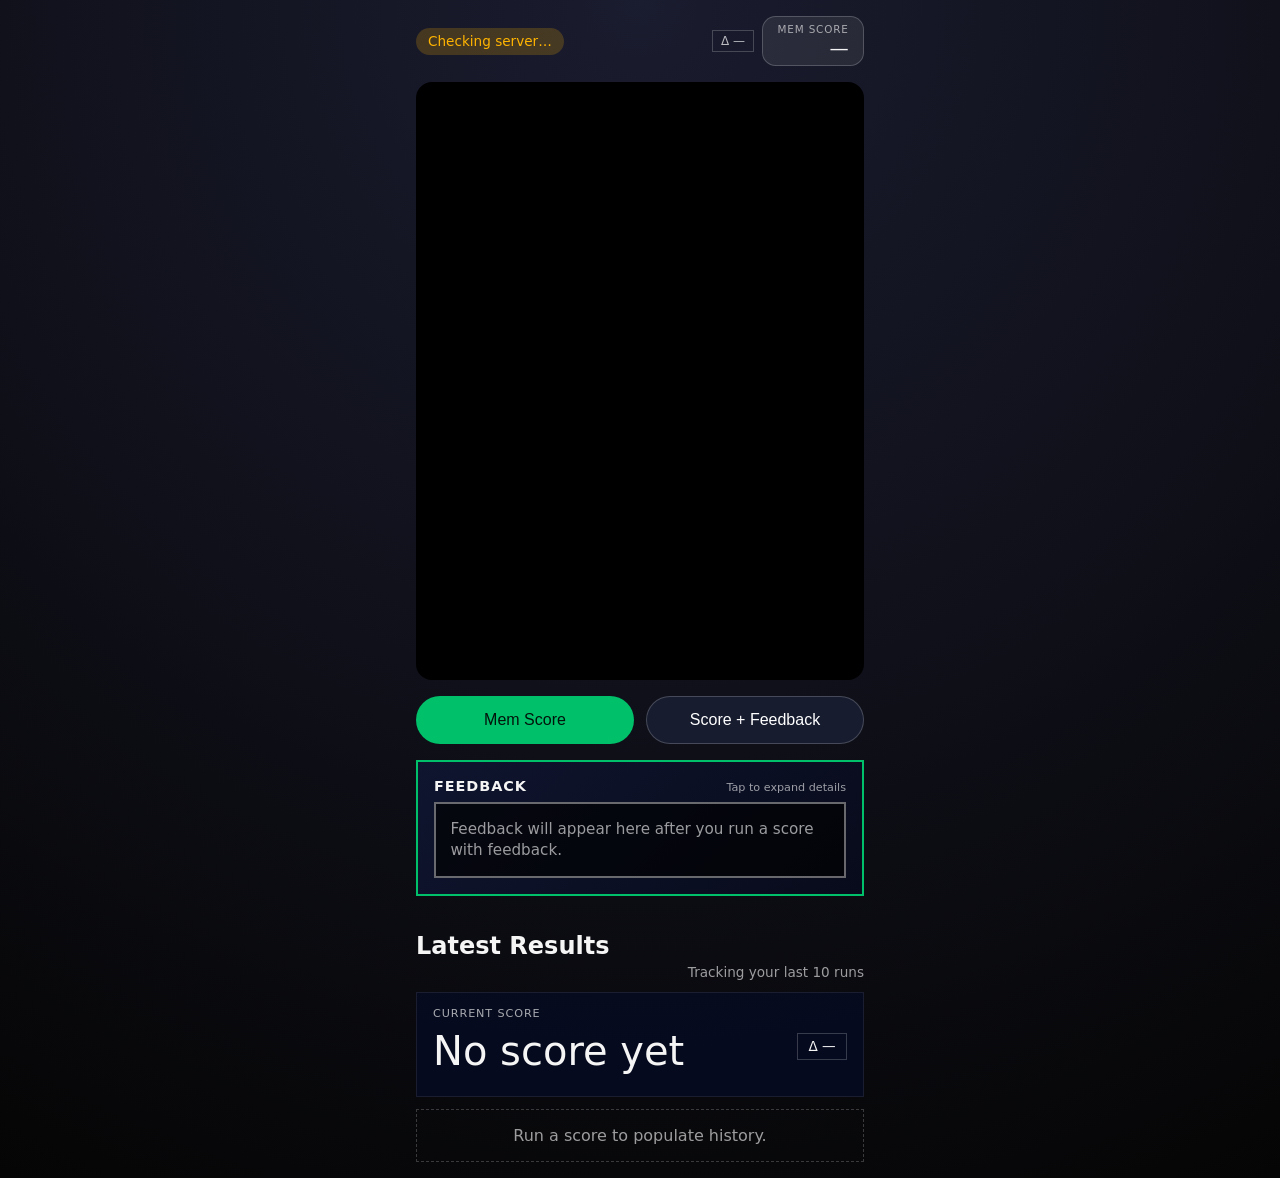
<file: web/camera/index.html>
<!doctype html>
<html lang="en">
  <head>
    <meta charset="utf-8" />
    <meta name="viewport" content="width=device-width, initial-scale=1" />
    <title>MemCoach Camera</title>
    <link rel="stylesheet" href="styles.css" />
  </head>
  <body>
    <main class="app">
      <header class="status-bar">
        <div id="health-chip" class="chip chip--pending">Checking server…</div>
        <div class="score-cluster">
          <span id="badge-delta" class="delta-pill delta-pill--compact delta-pill--neutral">Δ —</span>
          <div id="score-badge" class="score-badge" aria-live="polite" aria-label="Memorability score">
            <span class="score-badge__label">Mem score</span>
            <span id="score-badge-value" class="score-badge__value">—</span>
          </div>
        </div>
      </header>

      <section class="camera-panel">
        <video id="camera-feed" autoplay playsinline muted></video>
        <canvas id="capture-canvas" width="0" height="0"></canvas>
        <div id="loading-overlay" class="overlay hidden">
          <div class="loading-orb-stack">
            <span class="loading-orb-slot" id="loadingOrbA"></span>
            <span class="loading-orb-slot" id="loadingOrbB"></span>
          </div>
          <span class="loading-orb-label" id="loadingOrbLabel"></span>
        </div>
      </section>

      <section class="controls">
        <button id="score-btn" class="primary" type="button">Mem Score</button>
        <button id="score-feedback-btn" class="secondary" type="button">Score + Feedback</button>
      </section>

      <section class="feedback-panel" aria-live="polite">
        <div class="feedback-panel__header">
          <h3>Feedback</h3>
          <span class="feedback-panel__hint">Tap to expand details</span>
        </div>
        <div
          id="feedback-chip"
          class="feedback-card placeholder"
          role="button"
          tabindex="0"
          aria-label="Latest feedback"
        >
          Feedback will appear here after you run a score with feedback.
        </div>
      </section>

      <section class="results" aria-live="polite">
        <div class="results-header">
          <h2>Latest Results</h2>
          <span class="meta">Tracking your last 10 runs</span>
        </div>
        <div class="results-current">
          <div class="results-current__main">
            <p class="results-current__label">Current score</p>
            <p id="score-value" class="score">No score yet</p>
          </div>
          <div class="results-current__meta">
            <span id="latency-label" class="meta"></span>
            <span id="results-delta" class="delta-pill">Δ —</span>
          </div>
        </div>
        <ol id="results-list" class="results-list" aria-label="Latest score history">
          <li class="results-empty">Run a score to populate history.</li>
        </ol>
        <div id="toast" class="toast hidden"></div>
      </section>
    </main>

    <dialog id="feedback-dialog">
      <h3>Feedback</h3>
      <p id="dialog-text"></p>
      <button id="dialog-close" type="button">Close</button>
    </dialog>

    <script src="app.js" type="module"></script>
  </body>
</html>
</file>
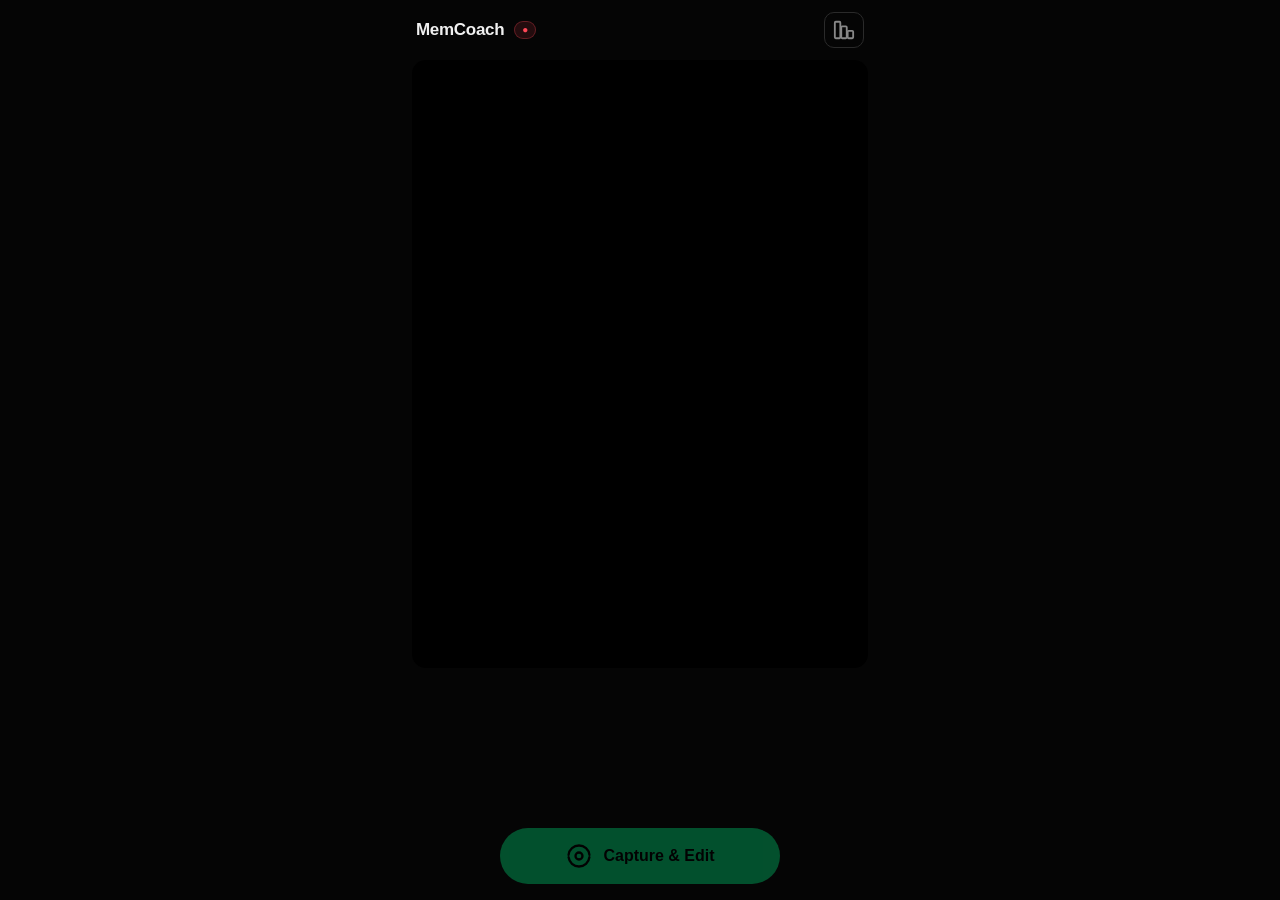
<file: web/studio/index.html>
<!DOCTYPE html>
<html lang="en">
  <head>
    <meta charset="UTF-8" />
    <meta name="viewport" content="width=device-width, initial-scale=1.0, user-scalable=no" />
    <meta name="mobile-web-app-capable" content="yes" />
    <meta name="apple-mobile-web-app-capable" content="yes" />
    <meta name="apple-mobile-web-app-status-bar-style" content="black-translucent" />
    <title>MemCoach Studio</title>
    <link rel="stylesheet" href="styles.css" />
  </head>
  <body class="state-idle">

    <!-- ── Header ── -->
    <header class="app-header">
      <div class="header-left">
        <span class="app-title">MemCoach</span>
        <span id="healthChip" class="health-chip offline">●</span>
        <span id="connectedCount" class="connected-count" hidden></span>
      </div>
      <button id="leaderboardBtn" class="icon-btn" aria-label="Leaderboard" title="Leaderboard">
        <svg width="22" height="22" viewBox="0 0 24 24" fill="none" stroke="currentColor" stroke-width="2" stroke-linecap="round" stroke-linejoin="round">
          <rect x="2" y="3" width="6" height="18" rx="1"/><rect x="9" y="8" width="6" height="13" rx="1"/><rect x="16" y="13" width="6" height="8" rx="1"/>
        </svg>
        <span id="editCountBadge" class="count-badge" hidden>0</span>
      </button>
    </header>

    <!-- ── Camera view (idle state) ── -->
    <section class="camera-section">
      <div class="camera-frame">
        <video id="videoEl" autoplay playsinline muted></video>
        <canvas id="canvasEl" hidden></canvas>
      </div>
    </section>

    <!-- ── Processing view ── -->
    <section class="processing-section">
      <div class="frozen-preview">
        <img id="frozenPreview" alt="Captured frame" />
        <div class="frozen-orb-wrap">
          <div class="frozen-orb-stack">
            <span class="frozen-orb-slot" id="frozenOrbA"></span>
            <span class="frozen-orb-slot" id="frozenOrbB"></span>
          </div>
          <span class="frozen-orb-label" id="frozenOrbLabel"></span>
        </div>
      </div>
    </section>

    <!-- ── Result view ── -->
    <section class="result-section">
      <div class="compare-wrapper" id="compareWrapper">
        <div class="compare-container" id="compareContainer">
          <!-- Before image -->
          <div class="compare-side before-side">
            <img id="imgBefore" alt="Before" />
            <span class="img-label before-label">BEFORE</span>
            <div class="score-badge before-badge" id="scoreBefore">—</div>
          </div>
          <!-- After image (clipped) -->
          <div class="compare-side after-side" id="afterSide">
            <img id="imgAfter" alt="After" />
            <span class="img-label after-label">AFTER</span>
            <div class="score-badge after-badge" id="scoreAfter">—</div>
          </div>
          <!-- Divider handle -->
          <div class="compare-divider" id="compareDivider">
            <div class="divider-line"></div>
            <div class="divider-handle">
              <svg width="18" height="18" viewBox="0 0 24 24" fill="none" stroke="currentColor" stroke-width="2.5">
                <polyline points="15 18 9 12 15 6"/>
                <polyline points="9 6 15 12 9 18" transform="translate(6,0)"/>
              </svg>
            </div>
          </div>
        </div>
      </div>

      <!-- Score improvement badge -->
      <div class="improvement-row" id="improvementRow">
        <span class="improvement-chip" id="improvementChip"></span>
        <span class="latency-label" id="latencyLabel"></span>
      </div>

      <!-- Feedback card -->
      <div class="feedback-card" id="feedbackCard">
        <span class="feedback-tag">MemCoach says</span>
        <p class="feedback-text" id="feedbackText"></p>
        <span class="model-chip">steered InternVL3.5-8B → FLUX.2-klein</span>
      </div>

      <div class="result-actions">
        <button id="retryBtn" class="btn-primary">Try another shot</button>
      </div>
    </section>

    <!-- ── Controls (idle) ── -->
    <div class="controls-bar">
      <button id="captureBtn" class="btn-capture" disabled>
        <svg width="28" height="28" viewBox="0 0 24 24" fill="none" stroke="currentColor" stroke-width="2" stroke-linecap="round" stroke-linejoin="round">
          <circle cx="12" cy="12" r="3"/><path d="M20.94 11A8.994 8.994 0 0 0 3.06 11"/>
          <path d="M3.06 13A8.994 8.994 0 0 0 20.94 13"/>
        </svg>
        Capture &amp; Edit
      </button>
    </div>

    <!-- ── Toast ── -->
    <div id="toast" class="toast" role="alert" aria-live="assertive"></div>

    <!-- ── Leaderboard modal ── -->
    <div class="modal-backdrop" id="leaderboardBackdrop" hidden>
      <div class="leaderboard-modal">
        <div class="modal-header">
          <h2 class="modal-title">Top Improvements</h2>
          <button id="closeLeaderboard" class="icon-btn" aria-label="Close">
            <svg width="20" height="20" viewBox="0 0 24 24" fill="none" stroke="currentColor" stroke-width="2.5"><line x1="18" y1="6" x2="6" y2="18"/><line x1="6" y1="6" x2="18" y2="18"/></svg>
          </button>
        </div>
        <p class="leaderboard-subtitle" id="leaderboardSubtitle">Loading…</p>
        <ol class="leaderboard-list" id="leaderboardList"></ol>
      </div>
    </div>

    <script type="module" src="app.js"></script>
  </body>
</html>
</file>
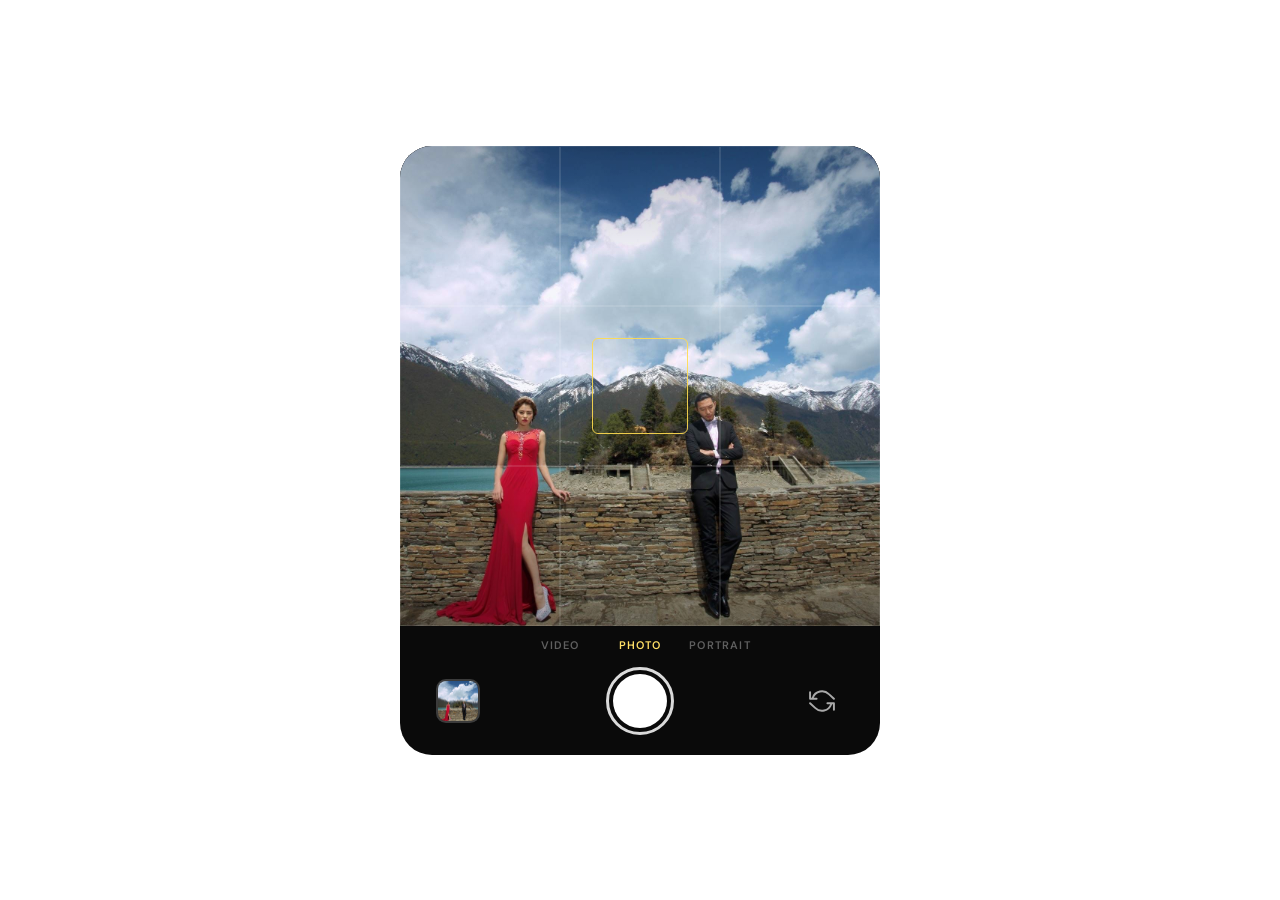
<file: docs/static/images/teaser/teaser_animation.html>
<!DOCTYPE html>
<html lang="en">
<head>
<meta charset="UTF-8">
<meta name="viewport" content="width=device-width, initial-scale=1.0">
<title>MemCoach Live Demo</title>
<style>
  @import url('https://fonts.googleapis.com/css2?family=DM+Sans:wght@300;400;500;600;700&display=swap');

  * { box-sizing: border-box; margin: 0; padding: 0; }

  body {
    background: transparent;
    display: flex;
    align-items: center;
    justify-content: center;
    min-height: 100vh;
    min-height: 100svh;
    font-family: 'DM Sans', sans-serif;
  }

  /* ── CAMERA SHELL ── */
  .camera-shell {
    /* On narrow/short viewports shrink to fit; never exceed the screen */
    width: min(480px, 100vw);
    max-height: 100vh;
    max-height: 100svh;
    background: #0a0a0a;
    border-radius: 32px;
    overflow: hidden;
    display: flex;
    flex-direction: column;
  }

  /* ── VIEWFINDER (1:1) ── */
  .viewfinder-wrap {
    position: relative;
    width: 100%;
    /*
      Use aspect-ratio as a hint but let flex shrink the viewfinder
      when the total shell height would exceed the viewport.
      min-height: 0 is required so flex children can shrink below their
      intrinsic size (the square set by aspect-ratio).
    */
    aspect-ratio: 1 / 1;
    min-height: 0;
    background: #000;
    flex: 1 1 auto;
    overflow: hidden;
  }

  .media-layer {
    position: absolute;
    inset: 0;
    width: 100%;
    height: 100%;
    object-fit: cover;
  }

  #img-before { z-index: 1; opacity: 1; transition: opacity 0.5s; }
  #img-after  { z-index: 1; opacity: 0; transition: opacity 0.5s; }
  #vid-transition { z-index: 2; opacity: 0; transition: opacity 0.4s; }

  /* Gradient scrim */
  .overlay-gradient {
    position: absolute;
    inset: 0;
    z-index: 3;
    background: linear-gradient(
      to bottom,
      rgba(0,0,0,0.22) 0%,
      rgba(0,0,0,0)    25%,
      rgba(0,0,0,0)    60%,
      rgba(0,0,0,0.35) 100%
    );
    pointer-events: none;
  }

  /* ── VIEWFINDER CHROME ── */
  .vf-chrome {
    position: absolute;
    inset: 0;
    z-index: 4;
    pointer-events: none;
  }

  /* Rule-of-thirds grid */
  .vf-grid {
    position: absolute;
    inset: 0;
    display: grid;
    grid-template-columns: 1fr 1fr 1fr;
    grid-template-rows: 1fr 1fr 1fr;
    opacity: 0;
    transition: opacity 1.2s ease;
  }
  .vf-grid.visible { opacity: 1; }
  .vf-grid-cell { border: 0.5px solid rgba(255,255,255,0.11); }

  /* Focus square */
  .vf-focus {
    position: absolute;
    top: 50%; left: 50%;
    width: 96px; height: 96px;
    transform: translate(-50%, -50%) scale(1.4);
    border: 1.5px solid rgba(255,220,80,0);
    border-radius: 6px;
    transition: transform 0.5s ease, border-color 0.3s ease, opacity 0.4s ease;
    opacity: 0;
  }
  .vf-focus.locking {
    transform: translate(-50%, -50%) scale(1.0);
    border-color: rgba(255,220,80,0.9);
    opacity: 1;
  }
  .vf-focus.locked {
    border-color: rgba(255,220,80,0.35);
    opacity: 0.6;
  }

  /* ── SHUTTER FLASH ── */
  .vf-shutter-flash {
    position: absolute;
    inset: 0;
    z-index: 25;
    background: white;
    opacity: 0;
    pointer-events: none;
  }
  .vf-shutter-flash.flash {
    animation: shutter-flash 0.35s ease-out forwards;
  }
  @keyframes shutter-flash {
    0%   { opacity: 0.85; }
    100% { opacity: 0; }
  }

  /* ── SCORE CHIP ── */
  .chip-score {
    position: absolute;
    top: 16px;
    left: 50%;
    transform: translateX(-50%) translateY(-80px);
    z-index: 10;
    display: flex;
    align-items: center;
    padding: 9px 36px;
    border-radius: 50px;
    font-weight: 700;
    color: white;
    white-space: nowrap;
    backdrop-filter: blur(12px);
    transition: transform 0.6s cubic-bezier(0.34, 1.56, 0.64, 1);
    box-shadow: 0 4px 20px rgba(0,0,0,0.3);
  }
  .chip-score.visible { transform: translateX(-50%) translateY(0); }
  .chip-score.bad  { background: linear-gradient(135deg, #e74c3c, #c0392b); }
  .chip-score.good { background: linear-gradient(135deg, #2d86ff, #1a5cbf); }

  .chip-score .score-label {
    font-size: 10px;
    font-weight: 500;
    opacity: 0.85;
    letter-spacing: 0.5px;
    text-transform: uppercase;
  }
  .chip-score .score-value { font-size: 21px; font-weight: 700; line-height: 1; }
  .chip-score .score-emoji { font-size: 17px; }

  /* ── FEEDBACK CHIP ── */
  .chip-feedback {
    position: absolute;
    bottom: 16px;
    left: 12px;
    right: 12px;
    z-index: 10;
    background: white;
    border-radius: 16px;
    padding: 13px 15px;
    display: flex;
    align-items: center;
    gap: 12px;
    box-shadow: 0 8px 32px rgba(0,0,0,0.24);
    transform: translateY(110px);
    transition: transform 0.6s cubic-bezier(0.34, 1.56, 0.64, 1);
  }
  .chip-feedback.visible { transform: translateY(0); }

  .chip-feedback .logo-wrap {
    width: 40px; height: 40px;
    flex-shrink: 0;
    border-radius: 10px;
    background: #f5f5f5;
    display: flex; align-items: center; justify-content: center;
  }
  .chip-feedback .logo-wrap img { width: 34px; height: 34px; object-fit: contain; }

  .chip-feedback .feedback-text {
    flex: 1;
    font-size: 13px;
    font-weight: 600;
    color: #1a1a2e;
    line-height: 1.35;
  }
  .chip-feedback .feedback-text span {
    display: block;
    font-size: 10px;
    font-weight: 500;
    color: #999;
    margin-bottom: 2px;
    text-transform: uppercase;
    letter-spacing: 0.5px;
  }

  /* ── CONFETTI ── */
  .confetti-container {
    position: absolute;
    inset: 0;
    z-index: 20;
    pointer-events: none;
    overflow: hidden;
    opacity: 0;
    transition: opacity 0.3s;
  }
  .confetti-container.active { opacity: 1; }
  .confetti-piece {
    position: absolute;
    top: -10px;
    animation: confetti-fall linear forwards;
  }
  @keyframes confetti-fall {
    0%   { transform: translateY(0) rotate(0deg); opacity: 1; }
    80%  { opacity: 1; }
    100% { transform: translateY(520px) rotate(720deg); opacity: 0; }
  }

  /* ── MODE SELECTOR ── */
  .cam-mode-bar {
    display: flex;
    align-items: center;
    justify-content: center;
    padding: 14px 0 10px;
    flex-shrink: 0;
    /* Clamp vertical padding so bar stays compact on short viewports */
    padding-top: clamp(6px, 2.5vw, 14px);
    padding-bottom: clamp(4px, 1.8vw, 10px);
  }
  .cam-mode {
    font-size: 11px;
    font-weight: 600;
    letter-spacing: 1.2px;
    text-transform: uppercase;
    color: rgba(255,255,255,0.35);
    cursor: default;
    transition: color 0.3s;
    min-width: 80px;
    text-align: center;
    line-height: 1;
  }
  .cam-mode.active {
    color: #ffe066;
  }

  /* ── SHUTTER BAR ── */
  .cam-shutter-bar {
    display: flex;
    align-items: center;
    justify-content: space-between;
    padding: 6px 36px 20px;
    flex-shrink: 0;
    padding-top: clamp(4px, 1.2vw, 6px);
    padding-bottom: clamp(10px, 3.5vw, 20px);
  }

  /* Thumbnail of last shot */
  .cam-thumb {
    width: 44px;
    height: 44px;
    border-radius: 10px;
    overflow: hidden;
    border: 2px solid rgba(255,255,255,0.2);
    flex-shrink: 0;
    transition: border-color 0.4s;
  }
  .cam-thumb img {
    width: 100%;
    height: 100%;
    object-fit: cover;
    display: block;
  }
  .cam-thumb.updated { border-color: rgba(255,255,255,0.7); }

  /* Shutter button */
  .cam-shutter {
    width: 68px;
    height: 68px;
    border-radius: 50%;
    border: 3.5px solid rgba(255,255,255,0.85);
    display: flex;
    align-items: center;
    justify-content: center;
    flex-shrink: 0;
    animation: shutter-breathe 2.4s ease-in-out infinite;
  }
  .cam-shutter-inner {
    width: 54px;
    height: 54px;
    border-radius: 50%;
    background: white;
    transition: transform 0.12s ease, background 0.2s;
  }
  .cam-shutter.snap .cam-shutter-inner {
    transform: scale(0.82);
    background: rgba(255,255,255,0.7);
  }
  @keyframes shutter-breathe {
    0%, 100% { box-shadow: 0 0 0 0 rgba(255,255,255,0.0); }
    50%       { box-shadow: 0 0 0 6px rgba(255,255,255,0.08); }
  }

  /* Flip camera icon */
  .cam-flip {
    width: 44px;
    height: 44px;
    display: flex;
    align-items: center;
    justify-content: center;
    opacity: 0.65;
  }
  .cam-flip svg {
    width: 26px; height: 26px;
    stroke: white; fill: none;
    stroke-width: 1.8;
    stroke-linecap: round;
    stroke-linejoin: round;
  }
</style>
</head>
<body>

<div class="camera-shell">


  <!-- 1:1 Viewfinder -->
  <div class="viewfinder-wrap">

    <img id="img-before" class="media-layer" src="assets/photo_before.jpg" alt="Before">
    <img id="img-after"  class="media-layer" src="assets/photo_after.jpg"  alt="After">
    <video id="vid-transition" class="media-layer" muted playsinline autoplay preload="auto">
      <source src="assets/kling_blend_frames.mp4" type="video/mp4">
    </video>

    <div class="overlay-gradient"></div>

    <!-- Viewfinder chrome -->
    <div class="vf-chrome">
      <div class="vf-grid" id="vf-grid">
        <div class="vf-grid-cell"></div><div class="vf-grid-cell"></div><div class="vf-grid-cell"></div>
        <div class="vf-grid-cell"></div><div class="vf-grid-cell"></div><div class="vf-grid-cell"></div>
        <div class="vf-grid-cell"></div><div class="vf-grid-cell"></div><div class="vf-grid-cell"></div>
      </div>
      <div class="vf-focus" id="vf-focus"></div>
    </div>

    <!-- Score chip -->
    <div class="chip-score bad" id="chip-score">
      <div style="display:flex;flex-direction:column;align-items:center;">
        <div class="score-label">Memorability</div>
        <div style="display:flex;align-items:center;gap:6px;">
          <div class="score-value" id="score-value">0.64</div>
          <div class="score-emoji" id="score-emoji">👎</div>
        </div>
      </div>
    </div>

    <!-- Feedback chip -->
    <div class="chip-feedback" id="chip-feedback">
      <div class="logo-wrap">
        <img src="assets/logo_memcoach.png" alt="MemCoach">
      </div>
      <div class="feedback-text">
        <span>MemCoach suggests</span>
        Bring them closer, both should smile and face each other
      </div>
    </div>

    <!-- Confetti -->
    <div class="confetti-container" id="confetti"></div>

    <!-- Shutter flash -->
    <div class="vf-shutter-flash" id="vf-flash"></div>

  </div><!-- /viewfinder-wrap -->

  <!-- Mode selector -->
  <div class="cam-mode-bar">
    <div class="cam-mode">Video</div>
    <div class="cam-mode active">Photo</div>
    <div class="cam-mode">Portrait</div>
  </div>

  <!-- Shutter bar -->
  <div class="cam-shutter-bar">
    <div class="cam-thumb" id="cam-thumb">
      <img src="assets/photo_before.jpg" alt="last shot" id="thumb-img">
    </div>
    <div class="cam-shutter" id="cam-shutter">
      <div class="cam-shutter-inner"></div>
    </div>
    <div class="cam-flip">
      <svg viewBox="0 0 24 24">
        <polyline points="1 4 1 10 7 10"/>
        <polyline points="23 20 23 14 17 14"/>
        <path d="M3.51 9a9 9 0 0 1 14.85-3.36L23 10M1 14l4.64 4.36A9 9 0 0 0 20.49 15"/>
      </svg>
    </div>
  </div>

</div><!-- /camera-shell -->

<script>
const imgBefore  = document.getElementById('img-before');
const imgAfter   = document.getElementById('img-after');
const vidTrans   = document.getElementById('vid-transition');
const chipScore  = document.getElementById('chip-score');
const scoreValue = document.getElementById('score-value');
const scoreEmoji = document.getElementById('score-emoji');
const chipFeed   = document.getElementById('chip-feedback');
const confetti   = document.getElementById('confetti');
const vfGrid     = document.getElementById('vf-grid');
const vfFocus    = document.getElementById('vf-focus');
const camShutter = document.getElementById('cam-shutter');
const camThumb   = document.getElementById('cam-thumb');
const thumbImg   = document.getElementById('thumb-img');
const vfFlash    = document.getElementById('vf-flash');

let loopTimer = null;

function snapShutter() {
  camShutter.classList.add('snap');
  setTimeout(() => camShutter.classList.remove('snap'), 200);
  // Viewfinder flash
  vfFlash.classList.remove('flash');
  void vfFlash.offsetWidth; // reflow
  vfFlash.classList.add('flash');
}

function updateThumb(src) {
  thumbImg.src = src;
  camThumb.classList.add('updated');
  setTimeout(() => camThumb.classList.remove('updated'), 800);
}

function safePlay(video) {
  const p = video.play();
  if (p !== undefined) {
    p.catch(() => {
      // Retry on next user interaction (mobile autoplay policy)
      const resume = () => { video.play().catch(() => {}); document.removeEventListener('touchstart', resume); document.removeEventListener('click', resume); };
      document.addEventListener('touchstart', resume, { once: true });
      document.addEventListener('click', resume, { once: true });
    });
  }
}

function reset() {
  imgBefore.style.opacity = '1';
  imgAfter.style.opacity  = '0';
  vidTrans.style.opacity  = '0';
  vidTrans.pause();
  vidTrans.currentTime = 0;

  chipScore.classList.remove('visible', 'good');
  chipScore.classList.add('bad');
  scoreValue.textContent = '0.64';
  scoreEmoji.textContent = '👎';

  chipFeed.classList.remove('visible');
  confetti.classList.remove('active');
  confetti.innerHTML = '';

  vfGrid.classList.remove('visible');
  vfFocus.classList.remove('locking', 'locked');
  thumbImg.src = 'assets/photo_before.jpg';

  clearTimeout(loopTimer);
  loopTimer = setTimeout(phase0, 600);
}

function phase0() {
  // Grid + focus lock, then disappears after locking
  vfGrid.classList.add('visible');
  setTimeout(() => {
    vfFocus.classList.add('locking');
    setTimeout(() => {
      vfFocus.classList.remove('locking');
      vfFocus.classList.add('locked');
      setTimeout(() => vfGrid.classList.remove('visible'), 700);
      // Focus ring fades out shortly after locking
      setTimeout(() => vfFocus.classList.remove('locked'), 900);
    }, 550);
  }, 280);

  // Score chip after 2s
  loopTimer = setTimeout(() => {
    chipScore.classList.add('visible');
    loopTimer = setTimeout(phase1, 2000);
  }, 2000);
}

function phase1() {
  chipFeed.classList.add('visible');
  loopTimer = setTimeout(phase2, 1100);
}

function phase2() {
  setTimeout(() => {
    vidTrans.style.opacity = '1';
    vidTrans.currentTime = 0;
    safePlay(vidTrans);
  }, 300);

  vidTrans.onended = phase3;
  loopTimer = setTimeout(phase3, 9000);
}

function phase3() {
  clearTimeout(loopTimer);
  vidTrans.onended = null;

  // Shutter snaps at the moment the video ends
  snapShutter();

  imgAfter.style.opacity  = '1';
  imgBefore.style.opacity = '0';
  setTimeout(() => { vidTrans.style.opacity = '0'; }, 400);

  // Thumbnail updates to the after shot
  setTimeout(() => updateThumb('assets/photo_after.jpg'), 300);

  chipScore.classList.remove('bad');
  chipScore.classList.add('good');
  scoreValue.textContent = '0.92';
  scoreEmoji.textContent = '👍';

  shootConfetti();
  loopTimer = setTimeout(reset, 4000);
}

// ── Confetti ──
const COLORS = ['#ff6b6b','#ffd93d','#6bcb77','#4d96ff','#ff6bdb','#ff9f43'];

function shootConfetti() {
  confetti.classList.add('active');
  confetti.innerHTML = '';
  for (let i = 0; i < 52; i++) {
    const el = document.createElement('div');
    el.className = 'confetti-piece';
    el.style.left       = Math.random() * 100 + '%';
    el.style.background = COLORS[Math.floor(Math.random() * COLORS.length)];
    const size = 6 + Math.random() * 8;
    el.style.width        = size + 'px';
    el.style.height       = size + 'px';
    el.style.borderRadius = Math.random() > 0.5 ? '50%' : '2px';
    const dur   = 1.5 + Math.random() * 1.5;
    const delay = Math.random() * 0.8;
    el.style.animation = `confetti-fall ${dur}s ${delay}s linear forwards`;
    confetti.appendChild(el);
  }
  setTimeout(() => confetti.classList.remove('active'), 3200);
}

// Boot — pause any autoplay immediately so video only runs on cue
vidTrans.pause();
vidTrans.currentTime = 0;
loopTimer = setTimeout(phase0, 800);
</script>
</body>
</html>
</file>
<file: web/camera/styles.css>
:root {
  color-scheme: light dark;
  font-family: "Inter", "Segoe UI", system-ui, -apple-system, sans-serif;
  background-color: #050505;
  color: #f5f5f5;
}

* {
  box-sizing: border-box;
}

body {
  margin: 0;
  min-height: 100vh;
  background: radial-gradient(circle at top, #1a1c2f, #050505);
  display: flex;
  justify-content: center;
}

main.app {
  width: 100%;
  max-width: 480px;
  padding: 1rem;
  display: flex;
  flex-direction: column;
  gap: 1rem;
}

.status-bar {
  display: flex;
  justify-content: space-between;
  align-items: center;
}

.score-cluster {
  display: flex;
  align-items: center;
  gap: 0.5rem;
}

.camera-panel {
  position: relative;
  border-radius: 1rem;
  overflow: hidden;
  background: #000;
  aspect-ratio: 3 / 4;
}

#camera-feed {
  width: 100%;
  height: 100%;
  object-fit: cover;
}

#capture-canvas {
  display: none;
}

.controls {
  display: grid;
  grid-template-columns: repeat(2, minmax(0, 1fr));
  gap: 0.75rem;
}

.feedback-panel {
  background: linear-gradient(135deg, #0f152f, #080b1b);
  border: 2px solid #00c16a;
  padding: 1rem;
  display: flex;
  flex-direction: column;
  gap: 0.5rem;
}

.feedback-panel__header {
  display: flex;
  justify-content: space-between;
  align-items: baseline;
  text-transform: uppercase;
  letter-spacing: 0.08em;
  font-size: 0.75rem;
  color: rgba(255, 255, 255, 0.75);
}

.feedback-panel__header h3 {
  margin: 0;
  font-size: 0.9rem;
  color: #f5f5f5;
}

.feedback-panel__hint {
  font-size: 0.7rem;
  text-transform: none;
  letter-spacing: normal;
  color: rgba(255, 255, 255, 0.6);
}

.feedback-card {
  border-radius: 0;
  border: 2px solid rgba(255, 255, 255, 0.8);
  background: rgba(0, 0, 0, 0.65);
  padding: 0.9rem;
  min-height: 4.5rem;
  display: flex;
  align-items: center;
  font-size: 0.95rem;
  line-height: 1.4;
  cursor: pointer;
  transition: border-color 0.2s ease, background 0.2s ease;
}

.feedback-card:not(.placeholder):hover {
  border-color: #00c16a;
  background: rgba(0, 193, 106, 0.15);
}

.feedback-card.placeholder {
  color: rgba(255, 255, 255, 0.6);
  border-color: rgba(255, 255, 255, 0.4);
  cursor: default;
}

button {
  padding: 0.9rem 1rem;
  border-radius: 999px;
  font-size: 1rem;
  border: none;
  cursor: pointer;
}

button.primary {
  background: #00c16a;
  color: #02130b;
}

button.secondary {
  background: #171c2f;
  color: #ffffff;
  border: 1px solid rgba(255, 255, 255, 0.2);
}

button:disabled {
  opacity: 0.5;
  cursor: not-allowed;
}

.score-badge {
  display: flex;
  flex-direction: column;
  align-items: flex-end;
  justify-content: center;
  padding: 0.4rem 0.9rem;
  border-radius: 0.85rem;
  border: 1px solid rgba(255, 255, 255, 0.2);
  background: rgba(255, 255, 255, 0.08);
  min-width: 5.25rem;
  font-variant-numeric: tabular-nums;
  gap: 0.15rem;
}

.score-badge__label {
  font-size: 0.65rem;
  letter-spacing: 0.08em;
  text-transform: uppercase;
  color: rgba(255, 255, 255, 0.6);
}

.score-badge__value {
  font-size: 1.2rem;
  line-height: 1.1;
  color: #f5f5f5;
}

.results {
  display: flex;
  flex-direction: column;
  gap: 0.75rem;
}

.results-header {
  display: flex;
  justify-content: space-between;
  align-items: flex-end;
}

.results-current {
  display: flex;
  justify-content: space-between;
  align-items: center;
  background: rgba(7, 11, 33, 0.85);
  border: 1px solid rgba(255, 255, 255, 0.08);
  padding: 0.9rem 1rem;
  gap: 1rem;
}

.results-current__main {
  display: flex;
  flex-direction: column;
}

.results-current__label {
  margin: 0;
  text-transform: uppercase;
  letter-spacing: 0.08em;
  font-size: 0.7rem;
  color: rgba(255, 255, 255, 0.65);
}

.results-current__meta {
  display: flex;
  flex-direction: column;
  align-items: flex-end;
  gap: 0.25rem;
}

.delta-pill {
  padding: 0.3rem 0.65rem;
  border: 1px solid rgba(255, 255, 255, 0.2);
  font-size: 0.85rem;
  font-variant-numeric: tabular-nums;
}

.delta-pill--compact {
  padding: 0.2rem 0.5rem;
  font-size: 0.75rem;
}

.delta-pill--positive {
  border-color: #00c16a;
  color: #00c16a;
}

.delta-pill--negative {
  border-color: #ff4757;
  color: #ff4757;
}

.delta-pill--neutral {
  border-color: rgba(255, 255, 255, 0.2);
  color: rgba(255, 255, 255, 0.7);
}

.results-list {
  list-style: none;
  margin: 0;
  padding: 0;
  display: flex;
  flex-direction: column;
  gap: 0.5rem;
}

.result-item {
  display: flex;
  justify-content: space-between;
  align-items: center;
  padding: 0.75rem 1rem;
  background: rgba(7, 11, 33, 0.65);
  border: 1px solid rgba(255, 255, 255, 0.08);
}

.result-item--latest {
  border-color: #00c16a;
  background: rgba(0, 193, 106, 0.15);
}

.result-item__primary {
  display: flex;
  flex-direction: column;
  gap: 0.15rem;
}

.result-item__score {
  font-size: 1.4rem;
  font-variant-numeric: tabular-nums;
}

.result-item__delta {
  font-size: 0.85rem;
}

.result-item__meta {
  display: flex;
  flex-direction: column;
  align-items: flex-end;
  gap: 0.25rem;
}

.result-item__delta.positive {
  color: #00c16a;
}

.result-item__delta.negative {
  color: #ff4757;
}

.result-item__delta.neutral {
  color: rgba(255, 255, 255, 0.6);
}

.mode-chip {
  padding: 0.2rem 0.5rem;
  border: 1px solid rgba(255, 255, 255, 0.3);
  font-size: 0.75rem;
  text-transform: uppercase;
  letter-spacing: 0.05em;
}

.mode-chip--feedback {
  border-color: #00c16a;
  color: #00c16a;
}

.results-empty {
  text-align: center;
  padding: 1rem;
  color: rgba(255, 255, 255, 0.6);
  border: 1px dashed rgba(255, 255, 255, 0.2);
}

.score {
  font-size: 2.5rem;
  margin: 0.5rem 0;
}

.meta {
  color: rgba(255, 255, 255, 0.6);
  font-size: 0.85rem;
}

.chip {
  display: inline-flex;
  align-items: center;
  padding: 0.35rem 0.75rem;
  border-radius: 999px;
  font-size: 0.85rem;
  gap: 0.35rem;
}

.chip--pending {
  background: rgba(255, 180, 0, 0.2);
  color: #ffb400;
}

.chip--ok {
  background: rgba(0, 193, 106, 0.2);
  color: #00c16a;
}

.chip--error {
  background: rgba(255, 71, 87, 0.2);
  color: #ff4757;
}

.chip--ghost {
  background: rgba(255, 255, 255, 0.1);
  border: 1px solid rgba(255, 255, 255, 0.2);
  color: #f5f5f5;
  cursor: pointer;
}

.overlay {
  position: absolute;
  inset: 0;
  background: rgba(0, 0, 0, 0.6);
  color: #fff;
  display: flex;
  flex-direction: column;
  align-items: center;
  justify-content: center;
  gap: 14px;
  font-size: 1.2rem;
}

.loading-orb-stack {
  position: relative;
  width: 64px;
  height: 64px;
}

.loading-orb-slot {
  position: absolute;
  inset: 0;
  display: flex;
  align-items: center;
  justify-content: center;
  opacity: 0;
  transition: opacity 0.45s ease;
}
.loading-orb-slot.visible { opacity: 1; }

.loading-orb-label {
  font-size: 1rem;
  font-weight: 600;
  text-align: center;
  padding: 0 24px;
  transition: opacity 0.25s ease;
}

.hidden {
  display: none !important;
}

.toast {
  align-self: center;
  background: rgba(0, 0, 0, 0.85);
  padding: 0.75rem 1rem;
  border-radius: 999px;
}

.toast.error {
  background: rgba(255, 71, 87, 0.85);
}

@media (max-width: 420px) {
  main.app {
    padding: 0.75rem;
  }

  .camera-panel {
    border-radius: 0.75rem;
  }
}
</file>
<file: web/studio/styles.css>
/* ── Reset & tokens ── */
*, *::before, *::after { box-sizing: border-box; margin: 0; padding: 0; }

:root {
  --bg:       #050505;
  --surface:  #111111;
  --surface2: #1a1a1a;
  --border:   #2a2a2a;
  --text:     #f0f0f0;
  --muted:    #888888;
  --green:    #00c16a;
  --red:      #ff4757;
  --yellow:   #ffd32a;
  --accent:   #00c16a;
  --radius:   14px;
  --safe-bottom: env(safe-area-inset-bottom, 0px);
  --split: 50%;
}

html, body {
  height: 100%;
  background: var(--bg);
  color: var(--text);
  font-family: -apple-system, BlinkMacSystemFont, "Segoe UI", Roboto, sans-serif;
  font-size: 15px;
  overscroll-behavior: none;
  -webkit-tap-highlight-color: transparent;
  touch-action: pan-y;
}

/* ── App layout ── */
body {
  display: flex;
  flex-direction: column;
  max-width: 480px;
  margin: 0 auto;
  min-height: 100dvh;
}

/* ── Header ── */
.app-header {
  display: flex;
  align-items: center;
  justify-content: space-between;
  padding: 12px 16px;
  flex-shrink: 0;
}

.header-left { display: flex; align-items: center; gap: 10px; }

.app-title {
  font-size: 17px;
  font-weight: 700;
  letter-spacing: -0.3px;
  color: var(--text);
}

.health-chip {
  font-size: 10px;
  padding: 3px 7px;
  border-radius: 20px;
  line-height: 1;
}
.health-chip.online  {
  background: rgba(0,193,106,0.15);
  color: var(--green);
  border: 1px solid rgba(0,193,106,0.3);
  animation: pulse-online 2s ease-in-out infinite;
}
.health-chip.offline { background: rgba(255,71,87,0.12);  color: var(--red);   border: 1px solid rgba(255,71,87,0.3); }

@keyframes pulse-online {
  0%, 100% { opacity: 1; }
  50%       { opacity: 0.5; }
}

.connected-count {
  font-size: 11px;
  color: var(--muted);
  font-weight: 500;
}

.icon-btn {
  background: none;
  border: 1px solid var(--border);
  border-radius: 10px;
  color: var(--muted);
  cursor: pointer;
  padding: 6px 8px;
  display: flex;
  align-items: center;
  gap: 4px;
  transition: color 0.15s, border-color 0.15s;
  position: relative;
}
.icon-btn:hover { color: var(--text); border-color: #444; }

.count-badge {
  position: absolute;
  top: -5px;
  right: -5px;
  background: var(--green);
  color: #000;
  font-size: 10px;
  font-weight: 700;
  padding: 1px 5px;
  border-radius: 20px;
  min-width: 18px;
  text-align: center;
}

/* ── Sections show/hide based on body state ── */
.camera-section,
.processing-section,
.result-section,
.controls-bar {
  display: none;
}

body.state-idle       .camera-section,
body.state-idle       .controls-bar       { display: flex; flex-direction: column; }
body.state-processing .processing-section  { display: flex; flex-direction: column; }
body.state-result     .result-section      { display: flex; flex-direction: column; }

/* ── Camera section ── */
.camera-section {
  flex: 1;
  padding: 0 12px;
  gap: 0;
}

.camera-frame {
  width: 100%;
  aspect-ratio: 3/4;
  border-radius: var(--radius);
  overflow: hidden;
  background: #000;
  position: relative;
  flex-shrink: 0;
}

#videoEl {
  width: 100%;
  height: 100%;
  object-fit: cover;
  display: block;
}

/* ── Controls bar ── */
.controls-bar {
  padding: 16px 16px calc(16px + var(--safe-bottom));
  align-items: center;
  justify-content: center;
  flex-shrink: 0;
}

.btn-capture {
  display: flex;
  align-items: center;
  gap: 10px;
  background: var(--green);
  color: #000;
  border: none;
  border-radius: 50px;
  font-size: 16px;
  font-weight: 700;
  padding: 14px 32px;
  cursor: pointer;
  transition: opacity 0.15s, transform 0.1s;
  width: 100%;
  max-width: 280px;
  justify-content: center;
}
.btn-capture:active { transform: scale(0.97); }
.btn-capture:disabled { opacity: 0.4; cursor: not-allowed; }

/* ── Processing section ── */
.processing-section {
  flex: 1;
  padding: 0 12px;
  gap: 16px;
  align-items: center;
}

.frozen-preview {
  width: 100%;
  aspect-ratio: 3/4;
  border-radius: var(--radius);
  overflow: hidden;
  background: #000;
  position: relative;
}
.frozen-preview::after {
  content: '';
  position: absolute;
  inset: 0;
  background: rgba(0,0,0,0.8);
}

#frozenPreview {
  width: 100%;
  height: 100%;
  object-fit: cover;
  display: block;
}

.frozen-orb-wrap {
  position: absolute;
  inset: 0;
  z-index: 1;
  display: flex;
  flex-direction: column;
  align-items: center;
  justify-content: center;
  gap: 14px;
  pointer-events: none;
}

.frozen-orb-stack {
  position: relative;
  width: 64px;
  height: 64px;
}

.frozen-orb-slot {
  position: absolute;
  inset: 0;
  display: flex;
  align-items: center;
  justify-content: center;
  opacity: 0;
  transition: opacity 0.45s ease;
}
.frozen-orb-slot.visible { opacity: 1; }

.frozen-orb-label {
  font-size: 14px;
  font-weight: 600;
  color: var(--text);
  text-align: center;
  padding: 0 24px;
  text-shadow: 0 1px 4px rgba(0,0,0,0.9);
  transition: opacity 0.25s ease;
}

/* ── Result section ── */
.result-section {
  flex: 1;
  padding: 0 12px;
  gap: 12px;
  overflow-y: auto;
  padding-bottom: calc(16px + var(--safe-bottom));
}

.compare-wrapper {
  width: 100%;
  aspect-ratio: 1/1;
  border-radius: var(--radius);
  overflow: hidden;
  position: relative;
  background: #000;
  flex-shrink: 0;
  user-select: none;
  -webkit-user-select: none;
}

.compare-container {
  position: relative;
  width: 100%;
  height: 100%;
}

.compare-side {
  position: absolute;
  inset: 0;
}

.compare-side img {
  width: 100%;
  height: 100%;
  object-fit: cover;
  display: block;
  pointer-events: none;
}

.after-side {
  clip-path: inset(0 0 0 var(--split));
  transition: clip-path 0s;
}

.img-label {
  position: absolute;
  bottom: 10px;
  font-size: 11px;
  font-weight: 700;
  letter-spacing: 1px;
  padding: 3px 8px;
  border-radius: 6px;
  text-transform: uppercase;
  backdrop-filter: blur(8px);
  background: rgba(0,0,0,0.5);
  color: rgba(255,255,255,0.85);
}
.before-label { left: 10px; }
.after-label  { right: 10px; }

.score-badge {
  position: absolute;
  top: 10px;
  font-size: 13px;
  font-weight: 700;
  padding: 3px 9px;
  border-radius: 20px;
  backdrop-filter: blur(8px);
  background: rgba(0,0,0,0.55);
  color: var(--muted);
}
.before-badge { left: 10px; }
.after-badge  { right: 10px; color: var(--green); }

.compare-divider {
  position: absolute;
  top: 0;
  bottom: 0;
  left: var(--split);
  transform: translateX(-50%);
  width: 44px;
  display: flex;
  flex-direction: column;
  align-items: center;
  justify-content: center;
  cursor: ew-resize;
  touch-action: none;
  z-index: 10;
}

.divider-line {
  position: absolute;
  top: 0;
  bottom: 0;
  left: 50%;
  transform: translateX(-50%);
  width: 2px;
  background: rgba(255,255,255,0.7);
}

.divider-handle {
  width: 34px;
  height: 34px;
  border-radius: 50%;
  background: #fff;
  color: #000;
  display: flex;
  align-items: center;
  justify-content: center;
  box-shadow: 0 2px 8px rgba(0,0,0,0.4);
  position: relative;
  z-index: 1;
  flex-shrink: 0;
}

/* ── Score improvement row ── */
.improvement-row {
  display: flex;
  align-items: center;
  justify-content: space-between;
  padding: 0 2px;
}

.improvement-chip {
  display: inline-flex;
  align-items: center;
  gap: 5px;
  font-size: 14px;
  font-weight: 700;
  padding: 4px 12px;
  border-radius: 20px;
  background: rgba(0,193,106,0.12);
  color: var(--green);
  border: 1px solid rgba(0,193,106,0.25);
}

.improvement-chip.negative {
  background: rgba(255,71,87,0.1);
  color: var(--red);
  border-color: rgba(255,71,87,0.25);
}

.improvement-chip.neutral {
  background: rgba(255,255,255,0.05);
  color: var(--muted);
  border-color: var(--border);
}

.latency-label {
  font-size: 11px;
  color: var(--muted);
}

/* ── Feedback card ── */
.feedback-card {
  background: var(--surface);
  border: 1px solid var(--border);
  border-radius: var(--radius);
  padding: 14px 16px;
  display: flex;
  flex-direction: column;
  gap: 6px;
}

.feedback-tag {
  font-size: 10px;
  font-weight: 700;
  letter-spacing: 0.8px;
  text-transform: uppercase;
  color: var(--green);
}

.feedback-text {
  font-size: 14px;
  line-height: 1.55;
  color: var(--text);
}

.model-chip {
  font-size: 10px;
  color: var(--muted);
  font-style: italic;
  margin-top: 2px;
}

/* ── Result actions ── */
.result-actions {
  padding-bottom: 4px;
}

.btn-primary {
  width: 100%;
  background: var(--surface2);
  border: 1px solid var(--border);
  color: var(--text);
  border-radius: 50px;
  font-size: 15px;
  font-weight: 600;
  padding: 13px 20px;
  cursor: pointer;
  transition: background 0.15s, border-color 0.15s, transform 0.1s;
}
.btn-primary:hover  { background: #222; border-color: #444; }
.btn-primary:active { transform: scale(0.98); }

/* ── Toast ── */
.toast {
  position: fixed;
  bottom: calc(24px + var(--safe-bottom));
  left: 50%;
  transform: translateX(-50%) translateY(20px);
  background: var(--surface2);
  border: 1px solid var(--border);
  color: var(--text);
  padding: 10px 18px;
  border-radius: 24px;
  font-size: 13px;
  font-weight: 500;
  max-width: calc(100% - 32px);
  text-align: center;
  opacity: 0;
  pointer-events: none;
  transition: opacity 0.25s, transform 0.25s;
  z-index: 100;
  white-space: nowrap;
  overflow: hidden;
  text-overflow: ellipsis;
}
.toast.visible {
  opacity: 1;
  transform: translateX(-50%) translateY(0);
}
.toast.error { background: rgba(255,71,87,0.15); border-color: rgba(255,71,87,0.4); color: var(--red); }

/* ── Leaderboard modal ── */
.modal-backdrop {
  position: fixed;
  inset: 0;
  background: rgba(0,0,0,0.7);
  backdrop-filter: blur(4px);
  z-index: 200;
  display: flex;
  align-items: flex-end;
  padding: 0;
}
.modal-backdrop[hidden] { display: none; }

.leaderboard-modal {
  background: var(--surface);
  border: 1px solid var(--border);
  border-radius: 20px 20px 0 0;
  width: 100%;
  max-width: 480px;
  margin: 0 auto;
  max-height: 75dvh;
  display: flex;
  flex-direction: column;
  padding: 20px 20px calc(20px + var(--safe-bottom));
  gap: 12px;
}

.modal-header {
  display: flex;
  align-items: center;
  justify-content: space-between;
}

.modal-title {
  font-size: 18px;
  font-weight: 700;
}

.leaderboard-subtitle {
  font-size: 13px;
  color: var(--muted);
}

.leaderboard-list {
  list-style: none;
  overflow-y: auto;
  display: flex;
  flex-direction: column;
  gap: 8px;
  padding-right: 2px;
}

.leaderboard-item {
  display: flex;
  align-items: center;
  gap: 12px;
  background: var(--surface2);
  border: 1px solid var(--border);
  border-radius: 10px;
  padding: 10px 14px;
}

.lb-rank {
  font-size: 13px;
  font-weight: 700;
  color: var(--muted);
  width: 22px;
  text-align: center;
  flex-shrink: 0;
}
.lb-rank.gold   { color: #ffd32a; }
.lb-rank.silver { color: #c0c0c0; }
.lb-rank.bronze { color: #cd7f32; }

.lb-scores {
  flex: 1;
  display: flex;
  align-items: center;
  gap: 6px;
  font-size: 13px;
  color: var(--muted);
}

.lb-arrow {
  color: var(--muted);
  font-size: 12px;
}

.lb-improvement {
  margin-left: auto;
  font-size: 13px;
  font-weight: 700;
  color: var(--green);
  flex-shrink: 0;
}
.lb-improvement.negative { color: var(--red); }

/* ── Display mode (presenter screen) ── */
body.display-mode {
  max-width: 100%;
  background: #000;
}
body.display-mode .app-header { display: flex; }
body.display-mode .camera-section,
body.display-mode .processing-section,
body.display-mode .result-section,
body.display-mode .controls-bar { display: none !important; }
body.display-mode .display-leaderboard { display: flex; }

.display-leaderboard {
  display: none;
  flex-direction: column;
  flex: 1;
  padding: 20px 32px;
  gap: 16px;
  max-width: 640px;
  margin: 0 auto;
  width: 100%;
}

.display-leaderboard h2 {
  font-size: 28px;
  font-weight: 800;
}

.display-lb-subtitle {
  font-size: 16px;
  color: var(--muted);
}

.display-lb-list {
  list-style: none;
  display: flex;
  flex-direction: column;
  gap: 10px;
}

.display-lb-list .leaderboard-item {
  padding: 14px 20px;
  border-radius: 14px;
}
.display-lb-list .lb-rank   { font-size: 16px; width: 28px; }
.display-lb-list .lb-scores { font-size: 16px; }
.display-lb-list .lb-improvement { font-size: 16px; }
</file>
